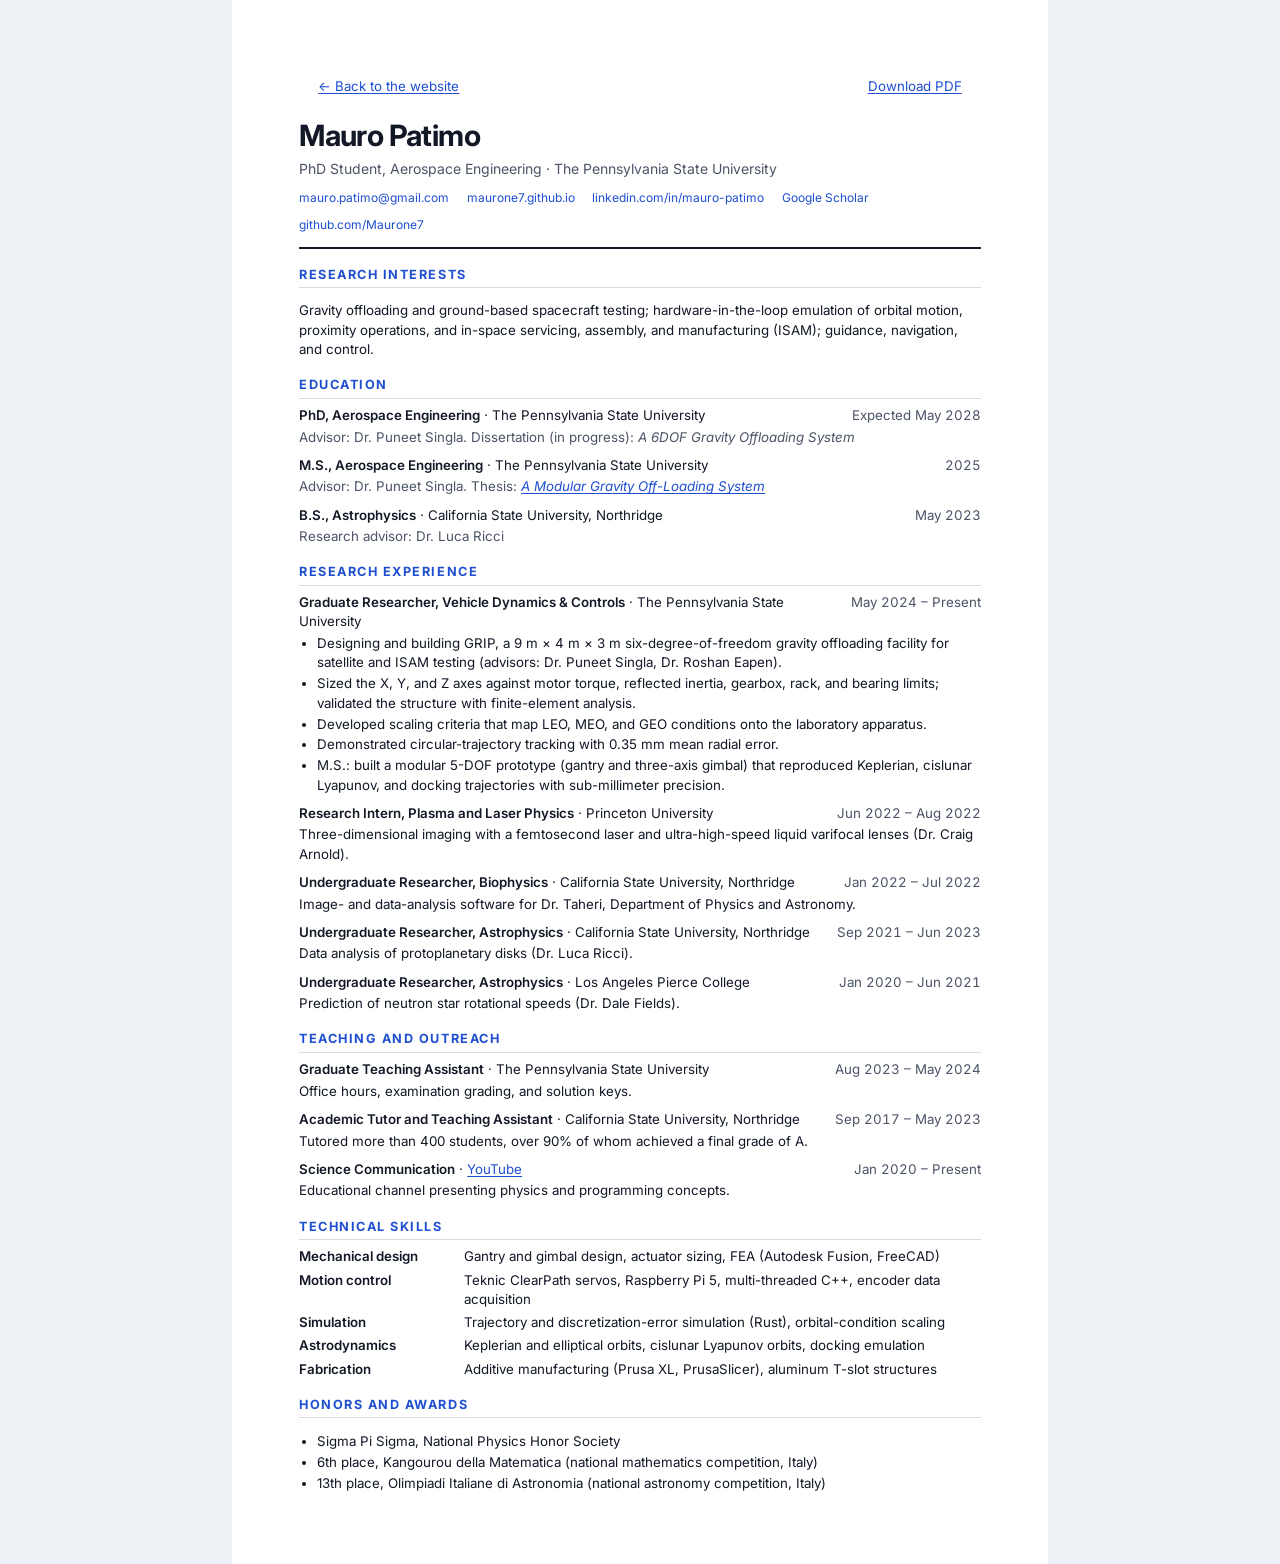
<file: cv.html>
<!doctype html>
<html lang="en">
<head>
  <meta charset="utf-8">
  <meta name="viewport" content="width=device-width, initial-scale=1">
  <title>Mauro Patimo · CV</title>
  <meta name="description" content="Curriculum vitae of Mauro Patimo, PhD student in Aerospace Engineering at The Pennsylvania State University.">
  <link rel="canonical" href="https://maurone7.github.io/cv.html">
  <link rel="icon" href="assets/favicon.svg" type="image/svg+xml">
  <link rel="apple-touch-icon" href="assets/apple-touch-icon.png">
  <meta property="og:title" content="Mauro Patimo · CV">
  <meta property="og:image" content="https://maurone7.github.io/assets/img/og-card.jpg">
  <link rel="preconnect" href="https://fonts.googleapis.com">
  <link rel="preconnect" href="https://fonts.gstatic.com" crossorigin>
  <link href="https://fonts.googleapis.com/css2?family=Inter:wght@400;500;600;700&display=swap" rel="stylesheet">
  <style>
    :root { --text: #121826; --muted: #4b5466; --line: #d5dbe4; --accent: #1f4fd1; }
    * { box-sizing: border-box; }
    html { background: #eef1f5; }
    body {
      margin: 0 auto; max-width: 8.5in; background: #fff; color: var(--text);
      font: 10pt/1.45 Inter, system-ui, -apple-system, sans-serif; padding: .6in .7in;
    }
    a { color: var(--accent); text-decoration: none; }
    .entry a, .toolbar a { text-decoration: underline; text-underline-offset: 2px; }
    .links a { display: inline-block; padding: .2rem 0; min-height: 24px; }
    .toolbar a { display: inline-block; padding: .3rem 0; }
    header { border-bottom: 2px solid var(--text); padding-bottom: .6rem; margin-bottom: .9rem; }
    h1 { font-size: 22pt; margin: 0; letter-spacing: -.02em; }
    .role { margin: .1rem 0 .4rem; color: var(--muted); font-size: 10.5pt; }
    .links { display: flex; flex-wrap: wrap; gap: .2rem 1.1rem; font-size: 9pt; }
    h2 {
      font-size: 9.5pt; text-transform: uppercase; letter-spacing: .12em; color: var(--accent);
      margin: 1.05rem 0 .45rem; padding-bottom: .2rem; border-bottom: 1px solid var(--line);
    }
    .entry { margin-bottom: .55rem; break-inside: avoid; }
    h2 { break-after: avoid; }
    section.keep { break-inside: avoid; }
    .row { display: flex; justify-content: space-between; gap: 1rem; }
    .row b { font-weight: 600; }
    .date { white-space: nowrap; color: var(--muted); font-variant-numeric: tabular-nums; }
    .org { color: var(--muted); }
    .entry p, .entry ul { margin: .15rem 0 0; }
    ul { padding-left: 1.1rem; }
    li { margin: .1rem 0; }
    .skills { display: grid; grid-template-columns: 9.5rem 1fr; gap: .25rem .8rem; margin: 0; }
    .skills dt { font-weight: 600; }
    .skills dd { margin: 0; }
    .toolbar { max-width: 8.5in; margin: 1rem auto; display: flex; justify-content: space-between; font: 10pt Inter, sans-serif; padding: 0 .2in; }
    @media screen and (max-width: 700px) {
      body { padding: 1.2rem 16px; }
      .row { flex-direction: column; gap: 0; }
      .skills { grid-template-columns: 1fr; }
      .skills dd { margin-bottom: .4rem; }
    }
    @media print {
      html, body { background: #fff; }
      body { max-width: none; padding: 0; }
      .toolbar { display: none; }
      a { color: var(--text); }
      @page { size: letter; margin: .55in .65in; }
    }
  </style>
</head>
<body>
  <nav class="toolbar"><a href="./">← Back to the website</a><a href="assets/Mauro-Patimo-CV.pdf">Download PDF</a></nav>
  <header>
    <h1>Mauro Patimo</h1>
    <p class="role">PhD Student, Aerospace Engineering · The Pennsylvania State University</p>
    <div class="links">
      <a href="mailto:mauro.patimo@gmail.com">mauro.patimo@gmail.com</a>
      <a href="https://maurone7.github.io">maurone7.github.io</a>
      <a href="https://www.linkedin.com/in/mauro-patimo/">linkedin.com/in/mauro-patimo</a>
      <a href="https://scholar.google.com/citations?user=Vb86uWAAAAAJ&amp;hl=en">Google Scholar</a>
      <a href="https://github.com/Maurone7">github.com/Maurone7</a>
    </div>
  </header>

  <section class="keep">
    <h2>Research Interests</h2>
    <p>Gravity offloading and ground-based spacecraft testing; hardware-in-the-loop emulation of orbital motion, proximity operations, and in-space servicing, assembly, and manufacturing (ISAM); guidance, navigation, and control.</p>
  </section>

  <section class="keep">
    <h2>Education</h2>
    <div class="entry">
      <div class="row"><span><b>PhD, Aerospace Engineering</b> · The Pennsylvania State University</span><span class="date">Expected May 2028</span></div>
      <p class="org">Advisor: Dr. Puneet Singla. Dissertation (in progress): <i>A 6DOF Gravity Offloading System</i></p>
    </div>
    <div class="entry">
      <div class="row"><span><b>M.S., Aerospace Engineering</b> · The Pennsylvania State University</span><span class="date">2025</span></div>
      <p class="org">Advisor: Dr. Puneet Singla. Thesis: <a href="https://etda.libraries.psu.edu/files/final_submissions/33747"><i>A Modular Gravity Off-Loading System</i></a></p>
    </div>
    <div class="entry">
      <div class="row"><span><b>B.S., Astrophysics</b> · California State University, Northridge</span><span class="date">May 2023</span></div>
      <p class="org">Research advisor: Dr. Luca Ricci</p>
    </div>
  </section>

  <section>
    <h2>Research Experience</h2>
    <div class="entry">
      <div class="row"><span><b>Graduate Researcher, Vehicle Dynamics &amp; Controls</b> · The Pennsylvania State University</span><span class="date">May 2024 – Present</span></div>
      <ul>
        <li>Designing and building GRIP, a 9 m × 4 m × 3 m six-degree-of-freedom gravity offloading facility for satellite and ISAM testing (advisors: Dr. Puneet Singla, Dr. Roshan Eapen).</li>
        <li>Sized the X, Y, and Z axes against motor torque, reflected inertia, gearbox, rack, and bearing limits; validated the structure with finite-element analysis.</li>
        <li>Developed scaling criteria that map LEO, MEO, and GEO conditions onto the laboratory apparatus.</li>
        <li>Demonstrated circular-trajectory tracking with 0.35 mm mean radial error.</li>
        <li>M.S.: built a modular 5-DOF prototype (gantry and three-axis gimbal) that reproduced Keplerian, cislunar Lyapunov, and docking trajectories with sub-millimeter precision.</li>
      </ul>
    </div>
    <div class="entry">
      <div class="row"><span><b>Research Intern, Plasma and Laser Physics</b> · Princeton University</span><span class="date">Jun 2022 – Aug 2022</span></div>
      <p>Three-dimensional imaging with a femtosecond laser and ultra-high-speed liquid varifocal lenses (Dr. Craig Arnold).</p>
    </div>
    <div class="entry">
      <div class="row"><span><b>Undergraduate Researcher, Biophysics</b> · California State University, Northridge</span><span class="date">Jan 2022 – Jul 2022</span></div>
      <p>Image- and data-analysis software for Dr. Taheri, Department of Physics and Astronomy.</p>
    </div>
    <div class="entry">
      <div class="row"><span><b>Undergraduate Researcher, Astrophysics</b> · California State University, Northridge</span><span class="date">Sep 2021 – Jun 2023</span></div>
      <p>Data analysis of protoplanetary disks (Dr. Luca Ricci).</p>
    </div>
    <div class="entry">
      <div class="row"><span><b>Undergraduate Researcher, Astrophysics</b> · Los Angeles Pierce College</span><span class="date">Jan 2020 – Jun 2021</span></div>
      <p>Prediction of neutron star rotational speeds (Dr. Dale Fields).</p>
    </div>
  </section>

  <section class="keep">
    <h2>Teaching and Outreach</h2>
    <div class="entry">
      <div class="row"><span><b>Graduate Teaching Assistant</b> · The Pennsylvania State University</span><span class="date">Aug 2023 – May 2024</span></div>
      <p>Office hours, examination grading, and solution keys.</p>
    </div>
    <div class="entry">
      <div class="row"><span><b>Academic Tutor and Teaching Assistant</b> · California State University, Northridge</span><span class="date">Sep 2017 – May 2023</span></div>
      <p>Tutored more than 400 students, over 90% of whom achieved a final grade of A.</p>
    </div>
    <div class="entry">
      <div class="row"><span><b>Science Communication</b> · <a href="https://www.youtube.com/channel/UCKaDFD_Q2KRrKUvGt-rLfMA">YouTube</a></span><span class="date">Jan 2020 – Present</span></div>
      <p>Educational channel presenting physics and programming concepts.</p>
    </div>
  </section>

  <section class="keep">
    <h2>Technical Skills</h2>
    <dl class="skills">
      <dt>Mechanical design</dt><dd>Gantry and gimbal design, actuator sizing, FEA (Autodesk Fusion, FreeCAD)</dd>
      <dt>Motion control</dt><dd>Teknic ClearPath servos, Raspberry Pi 5, multi-threaded C++, encoder data acquisition</dd>
      <dt>Simulation</dt><dd>Trajectory and discretization-error simulation (Rust), orbital-condition scaling</dd>
      <dt>Astrodynamics</dt><dd>Keplerian and elliptical orbits, cislunar Lyapunov orbits, docking emulation</dd>
      <dt>Fabrication</dt><dd>Additive manufacturing (Prusa XL, PrusaSlicer), aluminum T-slot structures</dd>
    </dl>
  </section>

  <section class="keep">
    <h2>Honors and Awards</h2>
    <ul>
      <li>Sigma Pi Sigma, National Physics Honor Society</li>
      <li>6th place, Kangourou della Matematica (national mathematics competition, Italy)</li>
      <li>13th place, Olimpiadi Italiane di Astronomia (national astronomy competition, Italy)</li>
    </ul>
  </section>
</body>
</html>
</file>
